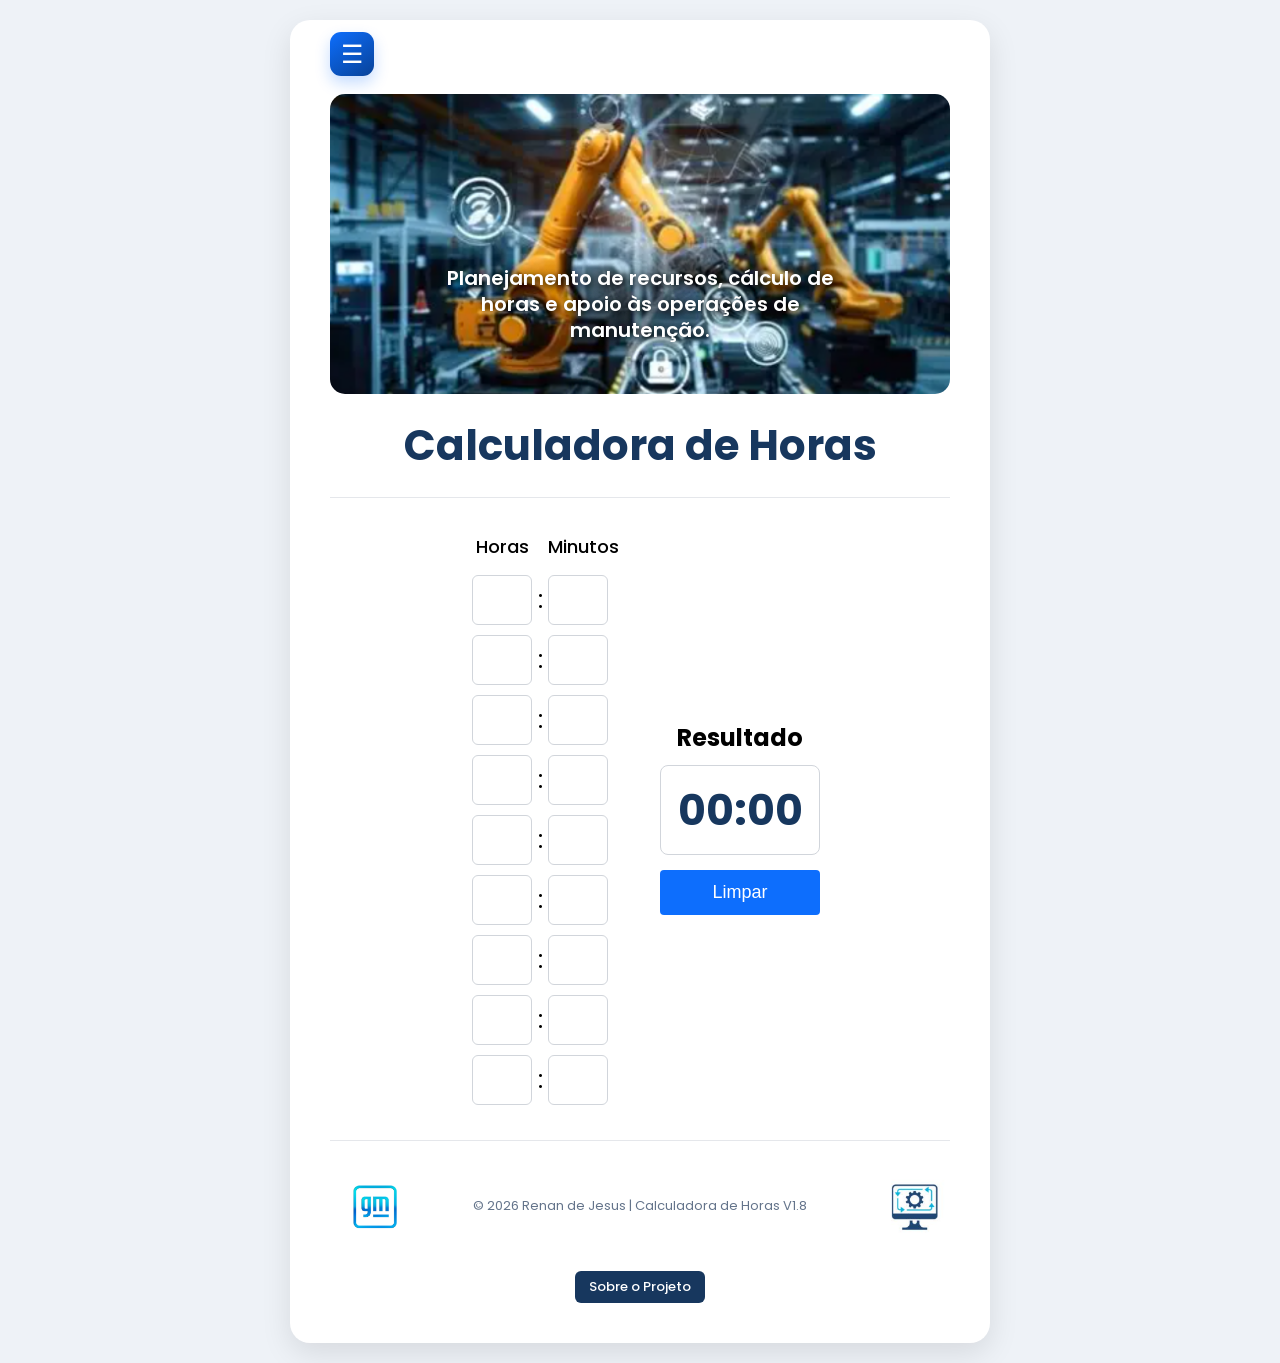
<file: index.html>
<!DOCTYPE html>
<html lang="pt-BR">

<head>
    <meta charset="UTF-8">
    <meta name="viewport" content="width=device-width, initial-scale=1.0">

    <title>Calculadora de Horas</title>

    <link rel="preconnect" href="https://fonts.googleapis.com">
    <link rel="preconnect" href="https://fonts.gstatic.com" crossorigin>

    <link
        href="https://fonts.googleapis.com/css2?family=Poppins:wght@400;600;700&display=swap"
        rel="stylesheet">

    <link rel="stylesheet" href="style.css">
</head>

<body>

    <main class="container">

        <div class="card-calculadora">

            <div class="menu-area">

                <button
                    type="button"
                    class="menu-btn"
                    id="menuBtn"
                    aria-label="Abrir menu"
                    aria-controls="menu"
                    aria-expanded="false">
                    <span aria-hidden="true">☰</span>
                </button>

                <nav id="menu" class="menu-lateral">
                    <a href="index.html">Calculadora de Horas</a>
                    <a href="escala.html">Escala Planejamento</a>
                    <a href="planejamento.html">Planejamento Manutenção</a>
                    <a href="sobre.html">Sobre</a>
                </nav>

            </div>

            <div class="banner">

                <img
                    src="assets/banner-industria.png"
                    alt="Imagem industrial">

                <div class="texto-banner">
                    <p>
                        Planejamento de recursos, cálculo de horas e apoio às operações de manutenção.
                    </p>
                </div>

            </div>

            <div class="card-header">
                <h1>Calculadora de Horas</h1>
            </div>

            <div class="conteudo-calculadora">

                <div class="inputs">

                    <div class="cabecalho">
                        <span>Horas</span>
                        <span>Minutos</span>
                    </div>

                    <div class="linha">
                        <input type="number" class="hora" min="0">
                        <span>:</span>
                        <input type="number" class="minuto" min="0" max="59">
                    </div>

                    <div class="linha">
                        <input type="number" class="hora" min="0">
                        <span>:</span>
                        <input type="number" class="minuto" min="0" max="59">
                    </div>

                    <div class="linha">
                        <input type="number" class="hora" min="0">
                        <span>:</span>
                        <input type="number" class="minuto" min="0" max="59">
                    </div>

                    <div class="linha">
                        <input type="number" class="hora" min="0">
                        <span>:</span>
                        <input type="number" class="minuto" min="0" max="59">
                    </div>

                    <div class="linha">
                        <input type="number" class="hora" min="0">
                        <span>:</span>
                        <input type="number" class="minuto" min="0" max="59">
                    </div>

                    <div class="linha">
                        <input type="number" class="hora" min="0">
                        <span>:</span>
                        <input type="number" class="minuto" min="0" max="59">
                    </div>

                    <div class="linha">
                        <input type="number" class="hora" min="0">
                        <span>:</span>
                        <input type="number" class="minuto" min="0" max="59">
                    </div>

                    <div class="linha">
                        <input type="number" class="hora" min="0">
                        <span>:</span>
                        <input type="number" class="minuto" min="0" max="59">
                    </div>

                    <div class="linha">
                        <input type="number" class="hora" min="0">
                        <span>:</span>
                        <input type="number" class="minuto" min="0" max="59">
                    </div>

                </div>

                <div class="resultado-container">

                    <h2>Resultado</h2>

                    <div id="resultado">00:00</div>

                    <button type="button" id="btnLimpar">
                        Limpar
                    </button>

                </div>

            </div>

            <div class="assinatura">

                <img
                    src="assets/logo-gm.png"
                    alt="Logo GM"
                    class="logo-gm">

                <span>
                    © 2026 Renan de Jesus | Calculadora de Horas V1.8
                </span>

                <img
                    src="assets/logo-manutencao.png"
                    alt="Logo Manutenção"
                    class="logo-manutencao">

            </div>

            <a href="sobre.html" class="btn-sobre">
                Sobre o Projeto
            </a>

        </div>

    </main>

    <script src="script.js"></script>

</body>

</html>
</file>
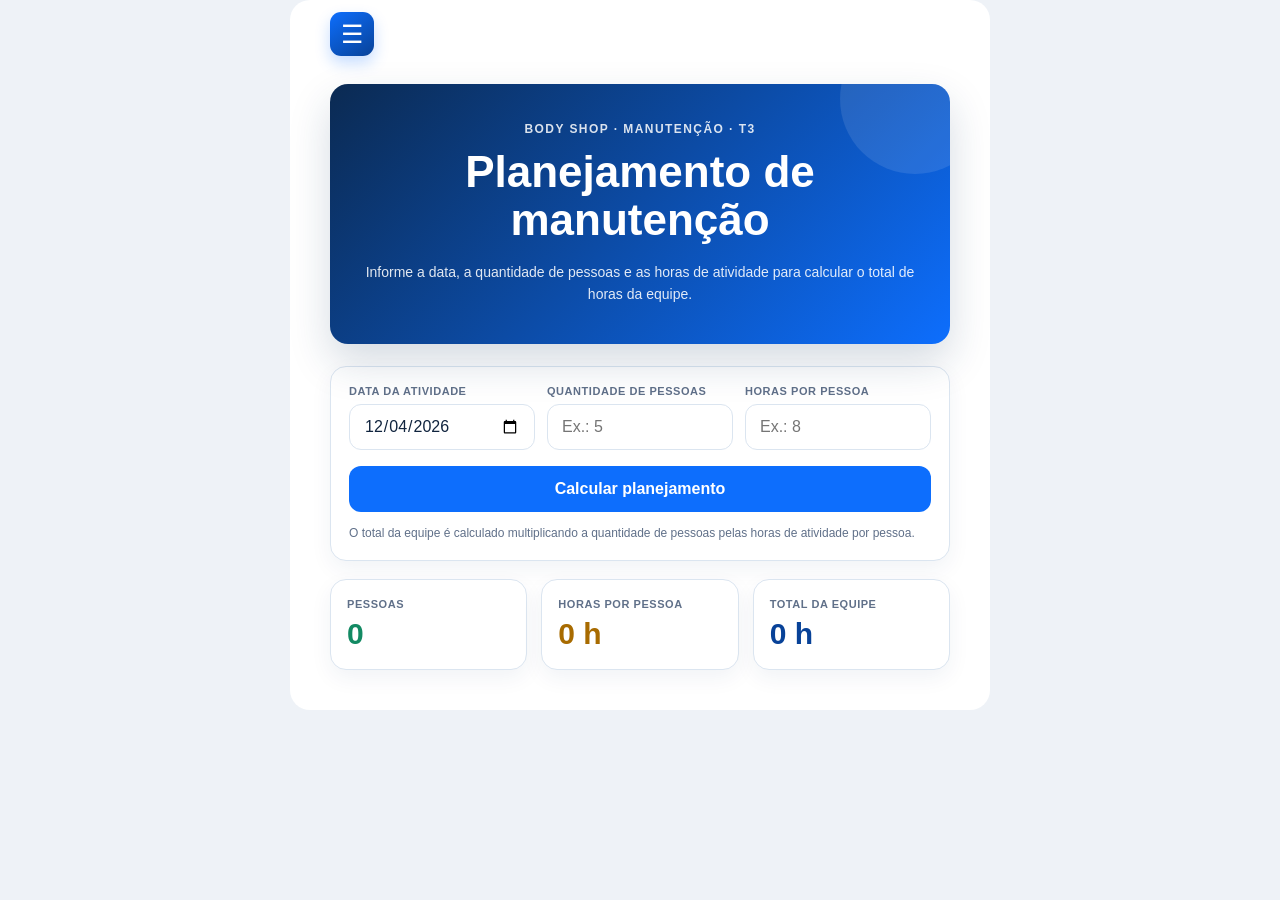
<file: planejamento.html>
<!DOCTYPE html>
<html lang="pt-BR">

<head>
    <meta charset="UTF-8">
    <meta name="viewport" content="width=device-width, initial-scale=1.0">

    <title>Planejamento de Manutenção</title>

    <link rel="stylesheet" href="style.css">

    <style>
        * {
            box-sizing: border-box;
        }

        .planejamento-page {
            min-height: 100vh;
            padding: 0 20px 40px;
            background: #eef2f7;
            font-family: Poppins, Arial, sans-serif;
            color: #10243e;
        }

        .planejamento-shell {
            position: relative;
            width: min(100%, 700px);
            margin: 0 auto;
            padding: 12px 40px 40px;
            background: #fff;
            border-radius: 20px;
        }

        .menu-area {
            position: relative !important;
            top: auto !important;
            right: auto !important;
            bottom: auto !important;
            left: auto !important;
            z-index: 1000;
            width: 100%;
            height: 44px;
            margin: 0 0 28px !important;
            padding: 0 !important;
            overflow: visible !important;
        }

        .menu-btn {
            position: relative !important;
            top: auto !important;
            right: auto !important;
            bottom: auto !important;
            left: auto !important;
            display: grid !important;
            place-items: center;
            width: 44px !important;
            height: 44px !important;
            margin: 0 !important;
            padding: 0 !important;
            color: #fff;
            background: linear-gradient(145deg, #0d6efd, #084298);
            border: 0;
            border-radius: 11px;
            box-shadow: 0 7px 15px rgba(13, 110, 253, .24);
            font-size: 25px;
            cursor: pointer;
            transform: none !important;
        }

        .menu-btn:hover {
            background: #084298;
        }

        .menu-lateral {
            position: absolute !important;
            top: 52px !important;
            left: 0 !important;
            right: auto !important;
            z-index: 9999 !important;
            display: none;
            width: 240px;
            margin: 0 !important;
            padding: 8px;
            background: #fff;
            border: 1px solid #dbe5f0;
            border-radius: 13px;
            box-shadow: 0 16px 32px rgba(24, 55, 94, .16);
        }

        .menu-lateral.active {
            display: grid !important;
        }

        .menu-lateral a {
            padding: 12px;
            color: #213a59;
            border-radius: 8px;
            text-decoration: none;
            font-size: 13px;
            font-weight: 700;
        }

        .menu-lateral a:hover,
        .menu-lateral a[aria-current="page"] {
            color: #084298;
            background: #eef5ff;
        }

        .planejamento-hero {
            position: relative;
            overflow: hidden;
            padding: 38px 24px;
            color: #fff;
            text-align: center;
            background: linear-gradient(135deg, #0b2a52, #0d6efd);
            border-radius: 18px;
            box-shadow: 0 18px 42px rgba(24, 55, 94, .18);
        }

        .planejamento-hero::after {
            content: "";
            position: absolute;
            top: -60px;
            right: -40px;
            width: 150px;
            height: 150px;
            background: rgba(255, 255, 255, .10);
            border-radius: 50%;
        }

        .planejamento-hero small,
        .planejamento-hero h1,
        .planejamento-hero p {
            position: relative;
            z-index: 1;
        }

        .planejamento-hero small {
            display: block;
            margin-bottom: 12px;
            font-size: 12px;
            font-weight: 700;
            letter-spacing: .12em;
            text-transform: uppercase;
            opacity: .85;
        }

        .planejamento-hero h1 {
            margin: 0;
            font-size: clamp(30px, 5vw, 44px);
            line-height: 1.1;
        }

        .planejamento-hero p {
            max-width: 600px;
            margin: 16px auto 0;
            color: rgba(255, 255, 255, .88);
            font-size: 14px;
            line-height: 1.6;
        }

        .formulario-planejamento {
            margin-top: 22px;
            padding: 18px;
            background: #fff;
            border: 1px solid #dbe5f0;
            border-radius: 16px;
            box-shadow: 0 8px 22px rgba(24, 55, 94, .06);
        }

        .campos-planejamento {
            display: grid;
            grid-template-columns: repeat(3, 1fr);
            gap: 12px;
        }

        .campo {
            display: grid;
            gap: 7px;
        }

        .campo label {
            color: #607089;
            font-size: 11px;
            font-weight: 700;
            letter-spacing: .05em;
            text-transform: uppercase;
        }

        .campo input {
            width: 100%;
            height: 46px;
            padding: 0 14px;
            color: #10243e;
            background: #fff;
            border: 1px solid #dbe5f0;
            border-radius: 12px;
            outline: none;
            font: inherit;
        }

        .campo input:focus {
            border-color: #0d6efd;
            box-shadow: 0 0 0 4px rgba(13, 110, 253, .14);
        }

        .botao-calcular {
            width: 100%;
            height: 46px;
            margin-top: 16px;
            color: #fff;
            background: #0d6efd;
            border: 0;
            border-radius: 12px;
            font: inherit;
            font-weight: 700;
            cursor: pointer;
        }

        .botao-calcular:hover {
            background: #084298;
        }

        .observacao {
            margin: 12px 0 0;
            color: #607089;
            font-size: 12px;
            line-height: 1.5;
        }

        .mensagem-erro {
            margin: 10px 0 0;
            color: #b42318;
            font-size: 13px;
            font-weight: 700;
        }

        .resumo-planejamento {
            display: grid;
            grid-template-columns: repeat(3, 1fr);
            gap: 14px;
            margin-top: 18px;
        }

        .card-resumo {
            padding: 18px 16px;
            background: #fff;
            border: 1px solid #dbe5f0;
            border-radius: 16px;
            box-shadow: 0 8px 22px rgba(24, 55, 94, .06);
        }

        .card-resumo span {
            display: block;
            color: #607089;
            font-size: 11px;
            font-weight: 700;
            letter-spacing: .05em;
            text-transform: uppercase;
        }

        .card-resumo strong {
            display: block;
            margin-top: 7px;
            color: #138a63;
            font-size: 30px;
        }

        .card-resumo:nth-child(2) strong {
            color: #a86b00;
        }

        .card-resumo:nth-child(3) strong {
            color: #084298;
        }

        @media (max-width: 760px) {
            .planejamento-page {
                padding: 0 12px 30px;
            }

            .planejamento-shell {
                width: 100%;
                padding: 12px 20px 32px;
            }

            .campos-planejamento,
            .resumo-planejamento {
                grid-template-columns: 1fr;
            }

            .planejamento-hero {
                padding: 30px 20px;
                border-radius: 18px;
            }

            .menu-lateral {
                width: 220px;
            }
        }
    </style>
</head>

<body>

    <main class="planejamento-page">

        <div class="planejamento-shell">

            <div class="menu-area">

                <button
                    type="button"
                    class="menu-btn"
                    id="menuBtn"
                    aria-label="Abrir menu"
                    aria-controls="menu"
                    aria-expanded="false">
                    ☰
                </button>

                <nav id="menu" class="menu-lateral">
                    <a href="index.html">
                        Calculadora de horas
                    </a>

                    <a href="escala.html">
                        Consulta de escala
                    </a>

                    <a href="planejamento.html" aria-current="page">
                        Planejamento de manutenção
                    </a>

                    <a href="sobre.html">
                        Sobre
                    </a>
                </nav>

            </div>

            <section class="planejamento-hero">

                <small>Body Shop · Manutenção · T3</small>

                <h1>Planejamento de manutenção</h1>

                <p>
                    Informe a data, a quantidade de pessoas e as horas de atividade
                    para calcular o total de horas da equipe.
                </p>

            </section>

            <form id="formPlanejamento" class="formulario-planejamento">

                <div class="campos-planejamento">

                    <div class="campo">
                        <label for="dataPlanejamento">
                            Data da atividade
                        </label>

                        <input
                            type="date"
                            id="dataPlanejamento"
                            required>
                    </div>

                    <div class="campo">
                        <label for="quantidadePessoas">
                            Quantidade de pessoas
                        </label>

                        <input
                            type="number"
                            id="quantidadePessoas"
                            min="0"
                            step="1"
                            placeholder="Ex.: 5"
                            required>
                    </div>

                    <div class="campo">
                        <label for="horasAtividade">
                            Horas por pessoa
                        </label>

                        <input
                            type="number"
                            id="horasAtividade"
                            min="0"
                            step="1"
                            placeholder="Ex.: 8"
                            required>
                    </div>

                </div>

                <button type="submit" class="botao-calcular">
                    Calcular planejamento
                </button>

                <p class="observacao">
                    O total da equipe é calculado multiplicando a quantidade de pessoas
                    pelas horas de atividade por pessoa.
                </p>

                <p id="mensagemErro" class="mensagem-erro" hidden>
                    Informe valores válidos maiores ou iguais a zero.
                </p>

            </form>

            <section class="resumo-planejamento">

                <div class="card-resumo">
                    <span>Pessoas</span>
                    <strong id="resultadoPessoas">0</strong>
                </div>

                <div class="card-resumo">
                    <span>Horas por pessoa</span>
                    <strong id="resultadoHoras">0 h</strong>
                </div>

                <div class="card-resumo">
                    <span>Total da equipe</span>
                    <strong id="resultadoTotal">0 h</strong>
                </div>

            </section>

        </div>

    </main>

    <script>
        const menu = document.getElementById("menu");
        const menuBtn = document.getElementById("menuBtn");

        const formPlanejamento =
            document.getElementById("formPlanejamento");

        const dataPlanejamento =
            document.getElementById("dataPlanejamento");

        const quantidadePessoas =
            document.getElementById("quantidadePessoas");

        const horasAtividade =
            document.getElementById("horasAtividade");

        const mensagemErro =
            document.getElementById("mensagemErro");

        const resultadoPessoas =
            document.getElementById("resultadoPessoas");

        const resultadoHoras =
            document.getElementById("resultadoHoras");

        const resultadoTotal =
            document.getElementById("resultadoTotal");

        function obterDataAtual() {
            const hoje = new Date();

            const ano = hoje.getFullYear();
            const mes = String(hoje.getMonth() + 1).padStart(2, "0");
            const dia = String(hoje.getDate()).padStart(2, "0");

            return `${ano}-${mes}-${dia}`;
        }

        dataPlanejamento.value = obterDataAtual();

        menuBtn.addEventListener("click", function (event) {
            event.stopPropagation();

            const aberto = menu.classList.toggle("active");

            menuBtn.setAttribute("aria-expanded", aberto);
        });

        document.addEventListener("click", function (event) {
            if (
                !menu.contains(event.target) &&
                !menuBtn.contains(event.target)
            ) {
                menu.classList.remove("active");
                menuBtn.setAttribute("aria-expanded", "false");
            }
        });

        document.addEventListener("keydown", function (event) {
            if (event.key === "Escape") {
                menu.classList.remove("active");
                menuBtn.setAttribute("aria-expanded", "false");
            }
        });

        formPlanejamento.addEventListener("submit", function (event) {
            event.preventDefault();

            const pessoas = Number(quantidadePessoas.value);
            const horas = Number(horasAtividade.value);
            const data = dataPlanejamento.value;

            const valoresValidos =
                data &&
                Number.isFinite(pessoas) &&
                Number.isFinite(horas) &&
                pessoas >= 0 &&
                horas >= 0;

            if (!valoresValidos) {
                mensagemErro.hidden = false;
                return;
            }

            mensagemErro.hidden = true;

            const totalHoras = pessoas * horas;

            resultadoPessoas.textContent = pessoas;
            resultadoHoras.textContent = `${horas} h`;
            resultadoTotal.textContent = `${totalHoras} h`;
        });
    </script>

</body>

</html>
</file>
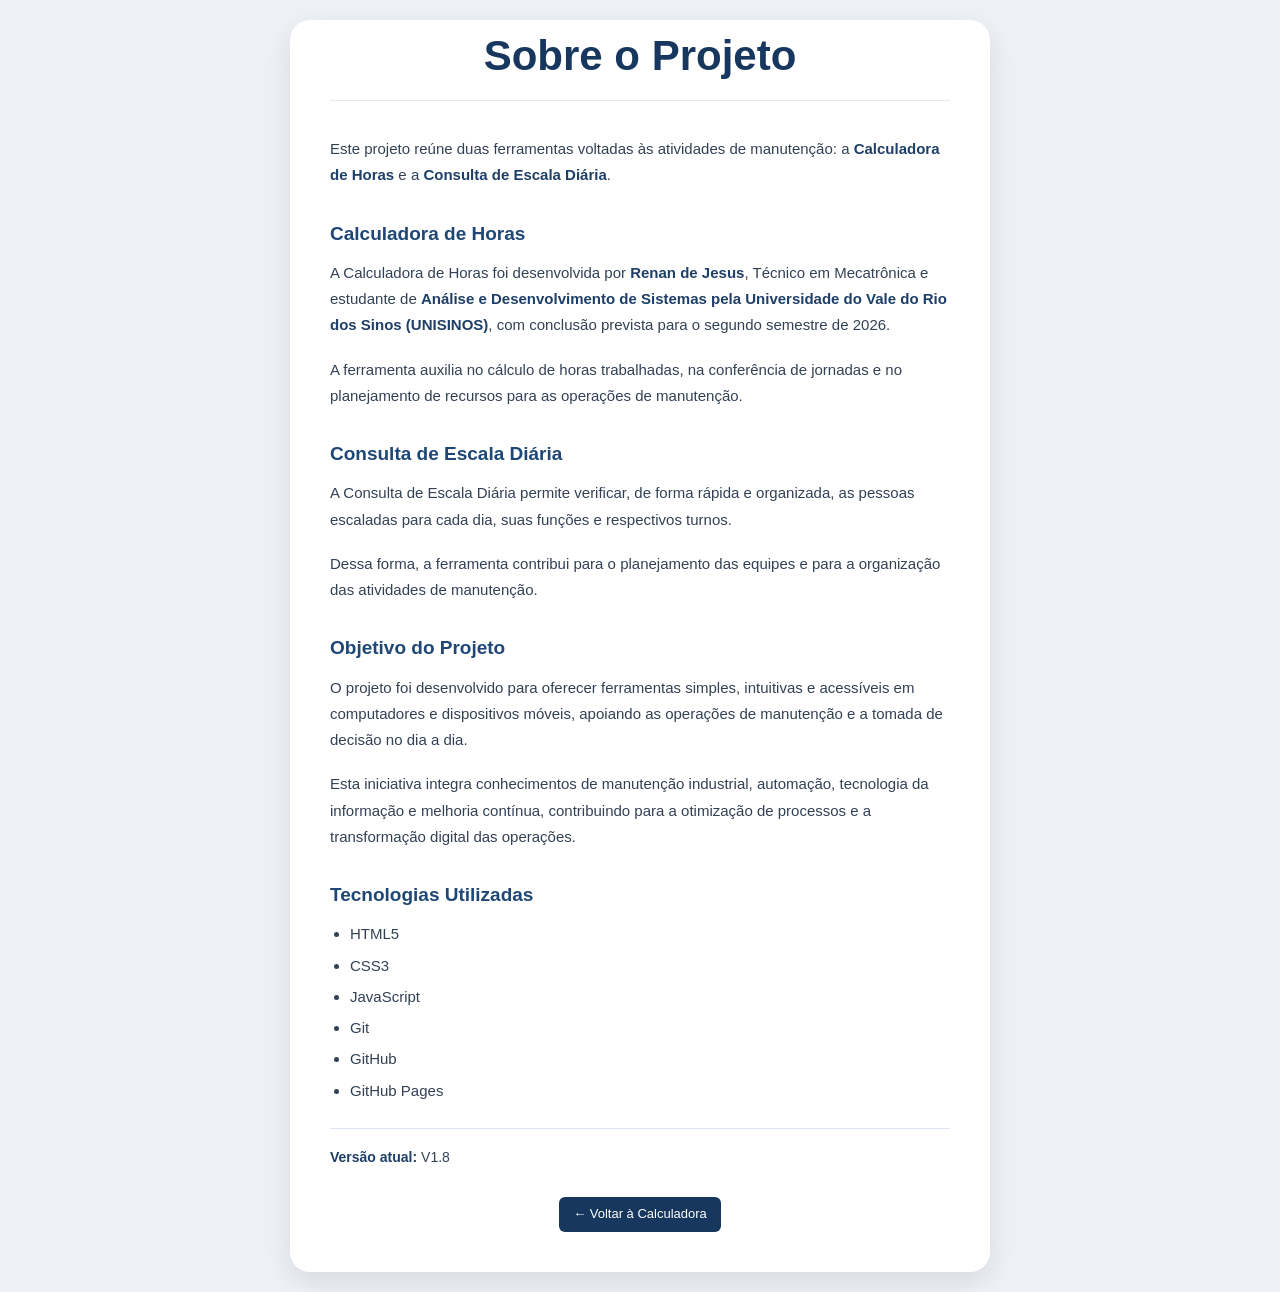
<file: sobre.html>
<!DOCTYPE html>
<html lang="pt-BR">

<head>
    <meta charset="UTF-8">
    <meta name="viewport" content="width=device-width, initial-scale=1.0">

    <title>Sobre o Projeto</title>

    <link rel="stylesheet" href="style.css">

    <style>
        .sobre-texto {
            max-width: 720px;
            margin: 0 auto;
            color: #334155;
            font-size: 15px;
            line-height: 1.75;
            text-align: left;
        }

        .sobre-texto p {
            margin: 0 0 18px;
        }

        .sobre-texto h2 {
            margin: 28px 0 10px;
            color: #1e4775;
            font-size: 19px;
            text-align: left;
        }

        .sobre-texto strong {
            color: #1e3f67;
        }

        .tecnologias {
            margin: 8px 0 22px;
            padding-left: 20px;
        }

        .tecnologias li {
            margin-bottom: 5px;
        }

        .versao {
            margin-top: 24px !important;
            padding-top: 16px;
            border-top: 1px solid #dbe5f0;
            font-size: 14px;
        }

        .area-botao {
            margin-top: 28px;
            text-align: center;
        }
    </style>
</head>

<body>

    <main class="container">

        <div class="card-calculadora">

            <div class="card-header">
                <h1>Sobre o Projeto</h1>
            </div>

            <section class="sobre-texto">

                <p>
                    Este projeto reúne duas ferramentas voltadas às atividades de manutenção:
                    a <strong>Calculadora de Horas</strong> e a
                    <strong>Consulta de Escala Diária</strong>.
                </p>

                <h2>Calculadora de Horas</h2>

                <p>
                    A Calculadora de Horas foi desenvolvida por
                    <strong>Renan de Jesus</strong>, Técnico em Mecatrônica e estudante de
                    <strong>Análise e Desenvolvimento de Sistemas pela Universidade do Vale do Rio dos Sinos
                        (UNISINOS)</strong>, com conclusão prevista para o segundo semestre de 2026.
                </p>

                <p>
                    A ferramenta auxilia no cálculo de horas trabalhadas,
                    na conferência de jornadas e no planejamento de recursos
                    para as operações de manutenção.
                </p>

                <h2>Consulta de Escala Diária</h2>

                <p>
                    A Consulta de Escala Diária permite verificar, de forma rápida
                    e organizada, as pessoas escaladas para cada dia, suas funções
                    e respectivos turnos.
                </p>

                <p>
                    Dessa forma, a ferramenta contribui para o planejamento das equipes
                    e para a organização das atividades de manutenção.
                </p>

                <h2>Objetivo do Projeto</h2>

                <p>
                    O projeto foi desenvolvido para oferecer ferramentas simples,
                    intuitivas e acessíveis em computadores e dispositivos móveis,
                    apoiando as operações de manutenção e a tomada de decisão no dia a dia.
                </p>

                <p>
                    Esta iniciativa integra conhecimentos de manutenção industrial,
                    automação, tecnologia da informação e melhoria contínua,
                    contribuindo para a otimização de processos e a transformação
                    digital das operações.
                </p>

                <h2>Tecnologias Utilizadas</h2>

                <ul class="tecnologias">
                    <li>HTML5</li>
                    <li>CSS3</li>
                    <li>JavaScript</li>
                    <li>Git</li>
                    <li>GitHub</li>
                    <li>GitHub Pages</li>
                </ul>

                <p class="versao">
                    <strong>Versão atual:</strong> V1.8
                </p>

                <div class="area-botao">
                    <a href="index.html" class="btn-voltar">
                        ← Voltar à Calculadora
                    </a>
                </div>

            </section>

        </div>

    </main>

</body>

</html>
</file>
<file: style.css>
* {
    margin: 0;
    padding: 0;
    box-sizing: border-box;
}

:root {
    --azul-menu: #0d6efd;
    --azul-hover: #084298;
    --azul-texto: #17375e;
}

body {
    font-family: "Poppins", sans-serif;
    background: #eef2f7;
}

.container {
    min-height: 100vh;
    display: flex;
    justify-content: center;
    align-items: flex-start;
    padding: 20px;
}

.card-calculadora {
    width: 700px;
    padding: 12px 40px 40px;
    background: #ffffff;
    border-radius: 20px;
    box-shadow: 0 10px 30px rgba(0, 0, 0, .10);
}

/* MENU */

.menu-area {
    position: relative;
    z-index: 1000;
    width: 100%;
    height: 44px;
    margin-bottom: 18px;
}

.menu-btn {
    position: relative;
    z-index: 30;
    display: grid;
    place-items: center;
    width: 44px;
    height: 44px;
    padding: 0;
    color: #ffffff;
    background: linear-gradient(145deg, #0d6efd, #084298);
    border: none;
    border-radius: 11px;
    box-shadow: 0 7px 15px rgba(13, 110, 253, .24);
    font-size: 25px;
    line-height: 1;
    cursor: pointer;
}

.menu-btn:hover {
    background: var(--azul-hover);
}

.menu-lateral {
    position: absolute;
    top: 52px;
    left: 0;
    z-index: 9999;
    display: none;
    width: 230px;
    padding: 8px;
    background: #ffffff;
    border: 1px solid #dbe5f0;
    border-radius: 13px;
    box-shadow: 0 16px 32px rgba(24, 55, 94, .16);
}

.menu-lateral.active {
    display: grid;
}

.menu-lateral a {
    padding: 12px;
    color: #213a59;
    border-radius: 8px;
    text-decoration: none;
    font-size: 13px;
    font-weight: 600;
}

.menu-lateral a:hover {
    color: var(--azul-hover);
    background: #eef5ff;
}

/* BANNER */

.banner {
    position: relative;
    width: 100%;
    margin-bottom: 20px;
    overflow: visible;
    border-radius: 15px;
}

.banner img {
    display: block;
    width: 100%;
    height: 300px;
    object-fit: cover;
    border-radius: 15px;
}

.texto-banner {
    position: absolute;
    top: 70%;
    left: 50%;
    width: 70%;
    color: #ffffff;
    text-align: center;
    text-shadow:
        2px 2px 6px rgba(0, 0, 0, .8),
        0 0 15px rgba(0, 0, 0, .5);
    transform: translate(-50%, -50%);
}

.texto-banner p {
    font-size: 20px;
    font-weight: 600;
    line-height: 1.3;
}

/* TÍTULO */

.card-header {
    margin-bottom: 35px;
    padding-bottom: 20px;
    text-align: center;
    border-bottom: 1px solid #e5e7eb;
}

.card-header h1 {
    color: var(--azul-texto);
    font-size: 42px;
    font-weight: 700;
}

/* CALCULADORA */

.conteudo-calculadora {
    display: grid;
    grid-template-columns: 180px 180px;
    justify-content: center;
    align-items: start;
    column-gap: 20px;
}

.inputs {
    width: 180px;
}

/* CABEÇALHO */

.cabecalho {
    display: grid;
    grid-template-columns: 60px 8px 60px;
    column-gap: 4px;
    width: 136px;
    margin: 0 auto 15px;
    text-align: center;
    font-size: 18px;
    font-weight: 500;
}

.cabecalho span:first-child {
    grid-column: 1;
}

.cabecalho span:last-child {
    grid-column: 3;
}

/* LINHAS */

.linha {
    display: grid;
    grid-template-columns: 60px 8px 60px;
    column-gap: 4px;
    width: 136px;
    align-items: center;
    margin: 0 auto 10px;
}

.linha input {
    width: 60px;
    height: 50px;
    text-align: center;
    font-size: 22px;
    border: 1px solid #d1d5db;
    border-radius: 6px;
}

.linha span {
    width: 8px;
    text-align: center;
    font-size: 25px;
}

/* RESULTADO */

.resultado-container {
    width: 180px;
    display: flex;
    flex-direction: column;
    align-items: center;
    margin-top: 187px;
}

.resultado-container h2 {
    margin-bottom: 10px;
}

#resultado {
    width: 160px;
    height: 90px;
    display: flex;
    align-items: center;
    justify-content: center;
    margin-bottom: 15px;
    background: #ffffff;
    border: 1px solid #d1d5db;
    border-radius: 8px;
    color: var(--azul-texto);
    font-size: 42px;
    font-weight: bold;
}

#btnLimpar {
    width: 160px;
    height: 45px;
    border: none;
    border-radius: 4px;
    background: var(--azul-menu);
    color: #ffffff;
    font-size: 18px;
    cursor: pointer;
}

#btnLimpar:hover {
    background: var(--azul-hover);
}

/* ASSINATURA */

.assinatura {
    width: 100%;
    display: grid;
    grid-template-columns: 1fr auto 1fr;
    align-items: center;
    gap: 16px;
    margin-top: 25px;
    padding-top: 20px;
    border-top: 1px solid #e5e7eb;
    color: #64748b;
    font-size: 13px;
}

.assinatura span {
    justify-self: center;
    text-align: center;
    white-space: nowrap;
}

.logo-gm {
    justify-self: start;
    width: 90px;
    height: 90px;
    object-fit: contain;
}

.logo-manutencao {
    justify-self: end;
    width: 70px;
    height: 70px;
    object-fit: contain;
}

/* BOTÕES */

.btn-sobre,
.btn-voltar {
    display: inline-block;
    padding: 6px 14px;
    background: var(--azul-texto);
    color: #ffffff;
    text-decoration: none;
    border-radius: 6px;
    font-size: 13px;
    font-weight: 500;
}

.btn-sobre {
    display: block;
    width: max-content;
    margin: 20px auto 0;
}

.btn-sobre:hover,
.btn-voltar:hover {
    background: var(--azul-menu);
}

/* CARDS */

.summary {
    display: grid;
    gap: 14px;
    margin: 22px 0 18px;
}

.metric {
    min-height: 100px;
    padding: 18px 20px;
    background: #ffffff;
    border: 1px solid #dbe5f0;
    border-radius: 16px;
}

.metric-label {
    color: #607089;
    font-size: 12px;
    font-weight: 700;
    text-transform: uppercase;
}

.metric-value {
    margin-top: 7px;
    color: var(--azul-texto);
    font-size: 30px;
    font-weight: 800;
}

/* RESPONSIVIDADE */

@media (max-width: 768px) {
    .container {
        align-items: flex-start;
        padding: 12px;
    }

    .card-calculadora {
        width: 100%;
        padding: 12px 15px 15px;
    }

    .banner img {
        height: 180px;
    }

    .menu-lateral {
        width: 210px;
    }

    .texto-banner {
        top: 65%;
        width: 80%;
    }

    .texto-banner p {
        font-size: 15px;
    }

    .card-header h1 {
        font-size: 26px;
    }

    .conteudo-calculadora {
        grid-template-columns: 150px 150px;
        column-gap: 12px;
    }

    .inputs {
        width: 150px;
    }

    .resultado-container {
        width: 150px;
        margin-top: 225px;
    }

    #resultado {
        width: 135px;
        height: 60px;
        font-size: 28px;
    }

    #btnLimpar {
        width: 135px;
        height: 35px;
        font-size: 14px;
    }

    .assinatura {
        grid-template-columns: 60px 1fr 60px;
        gap: 8px;
        font-size: 10px;
    }

    .assinatura span {
        white-space: normal;
    }

    .logo-gm {
        width: 60px;
        height: 60px;
    }

    .logo-manutencao {
        width: 55px;
        height: 55px;
    }
}
</file>
